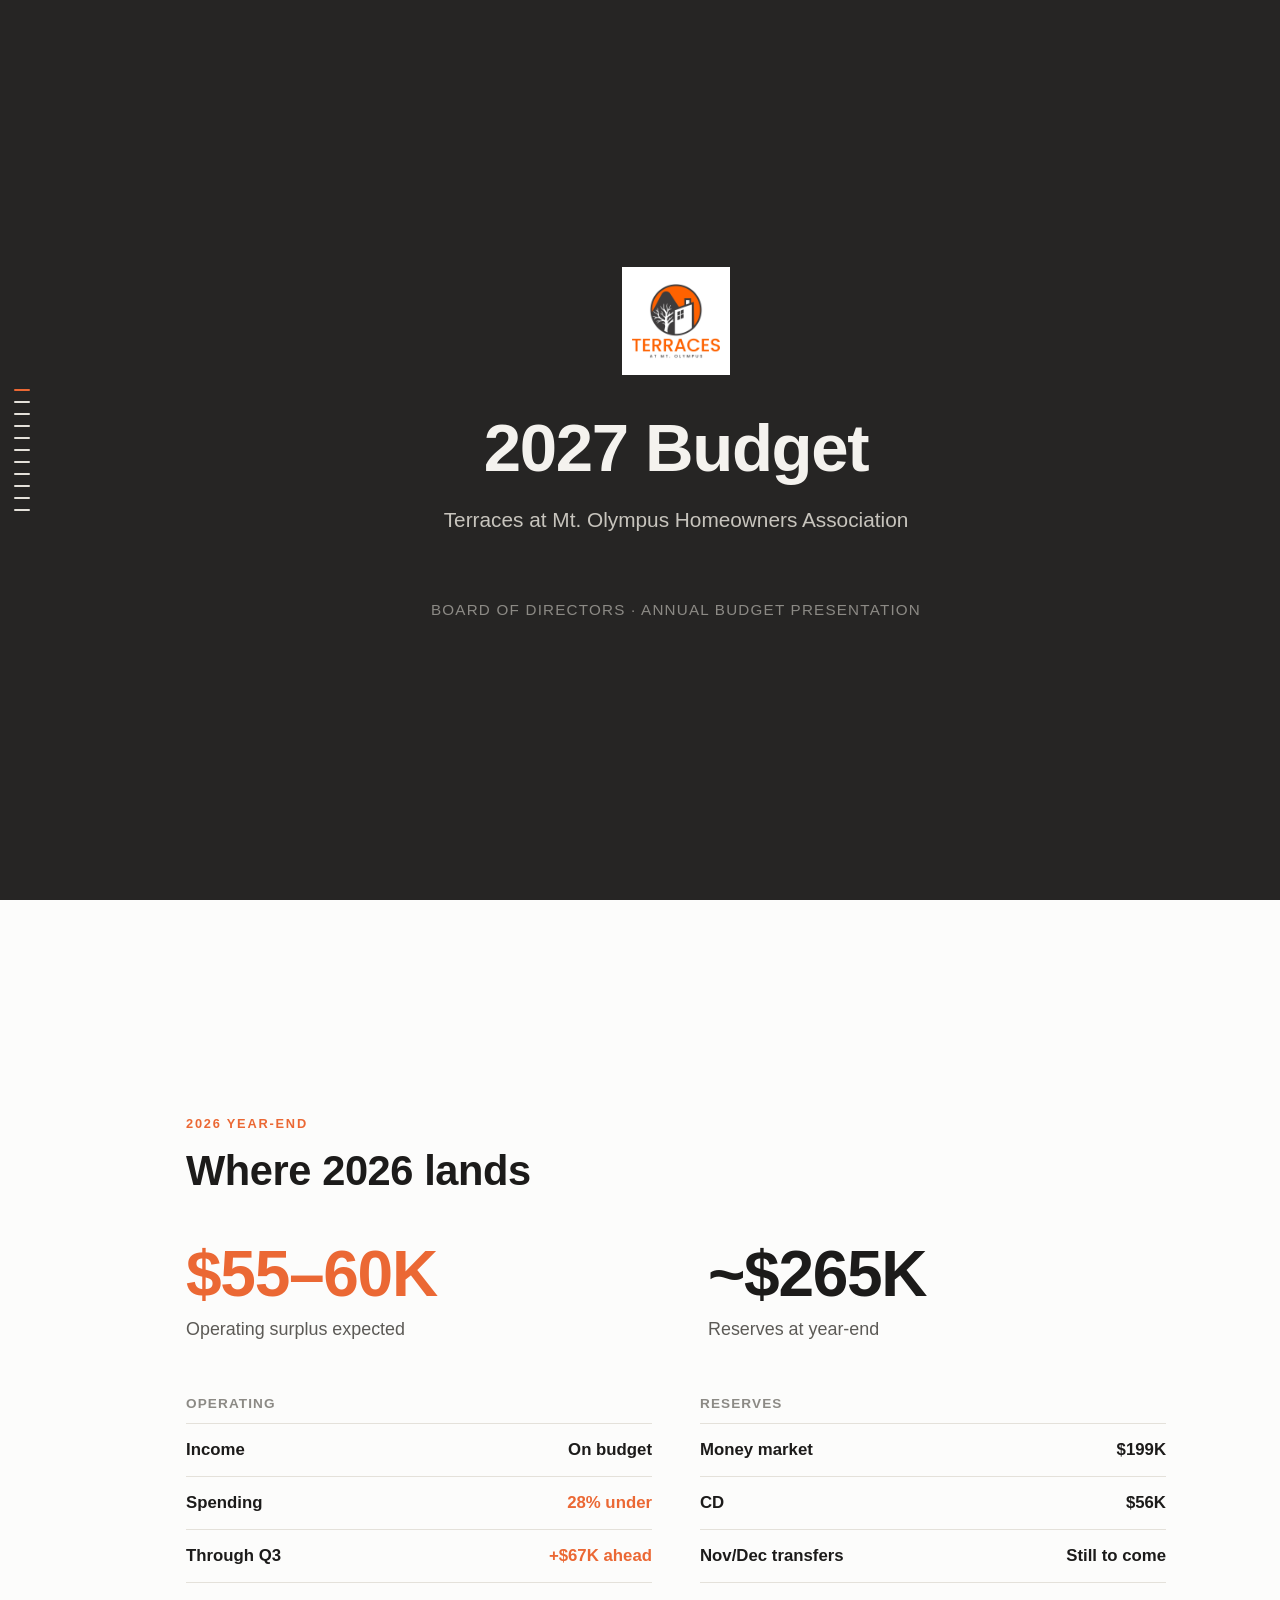
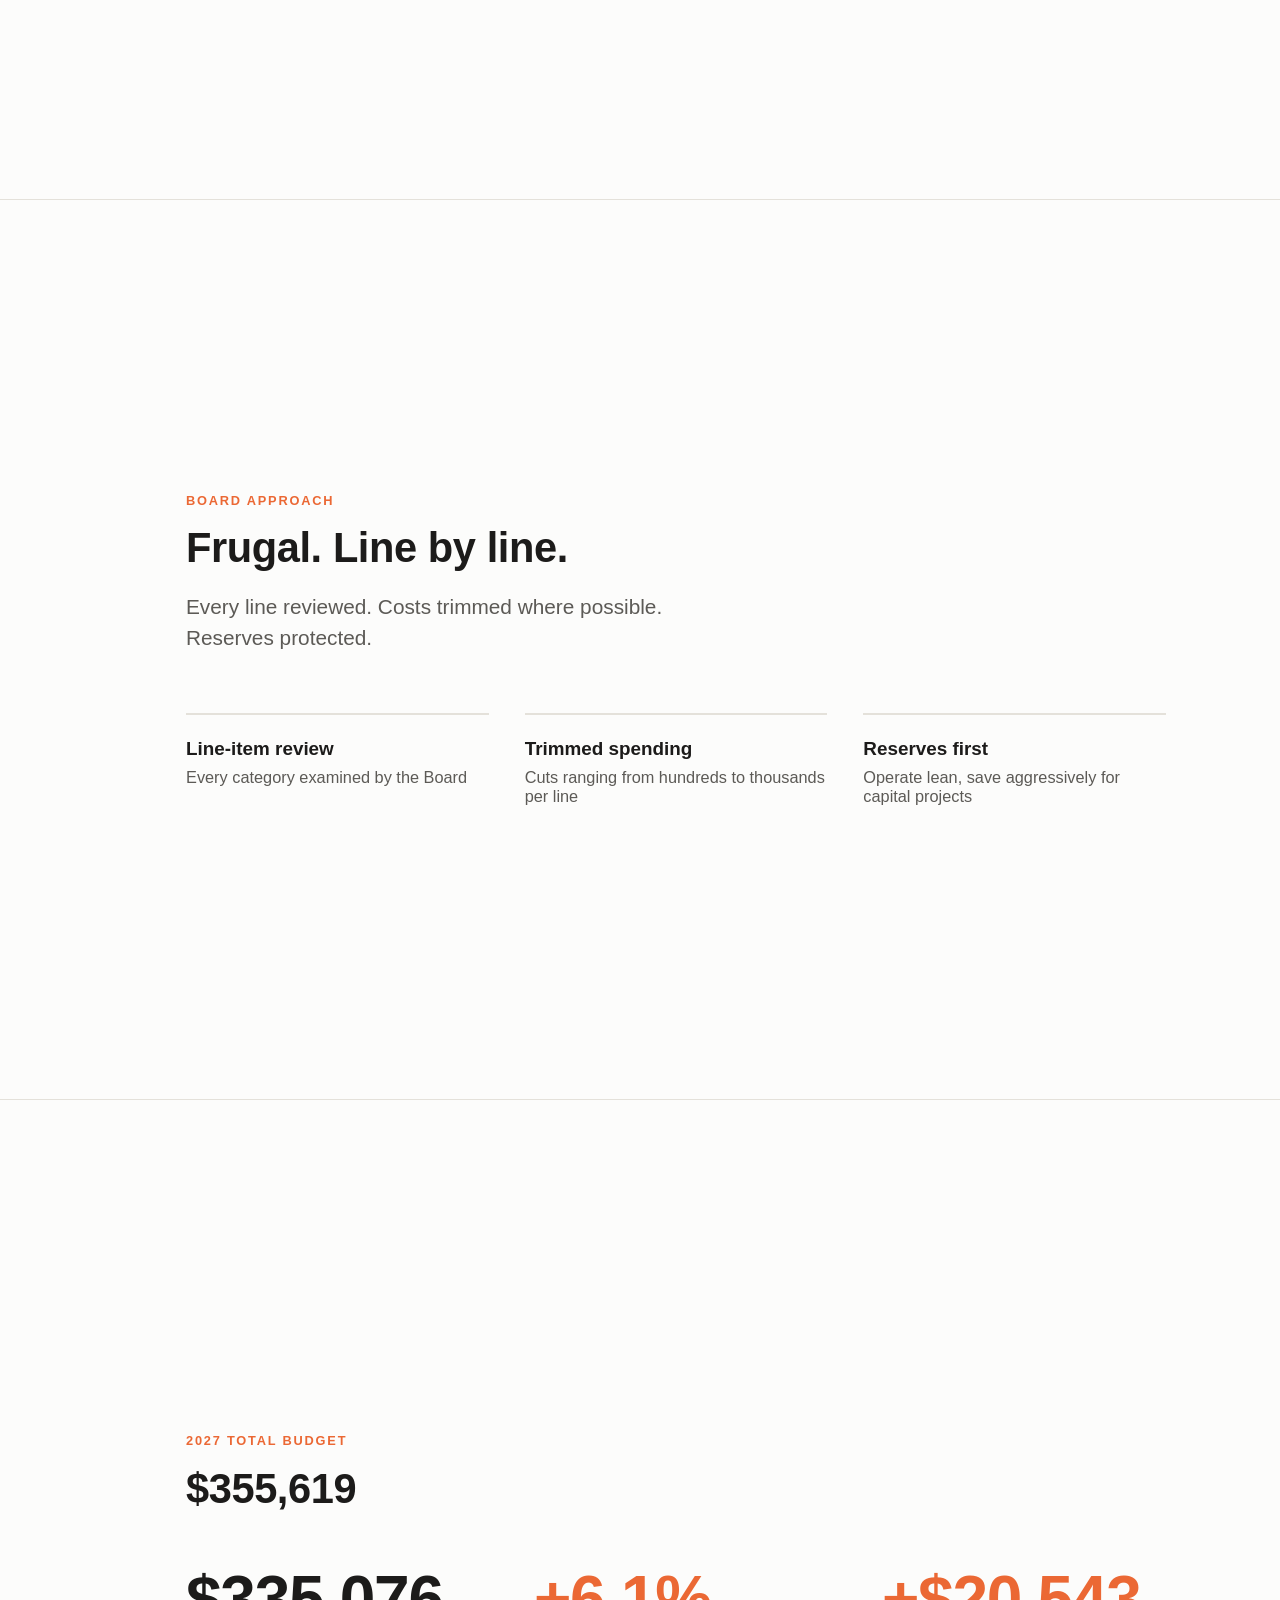
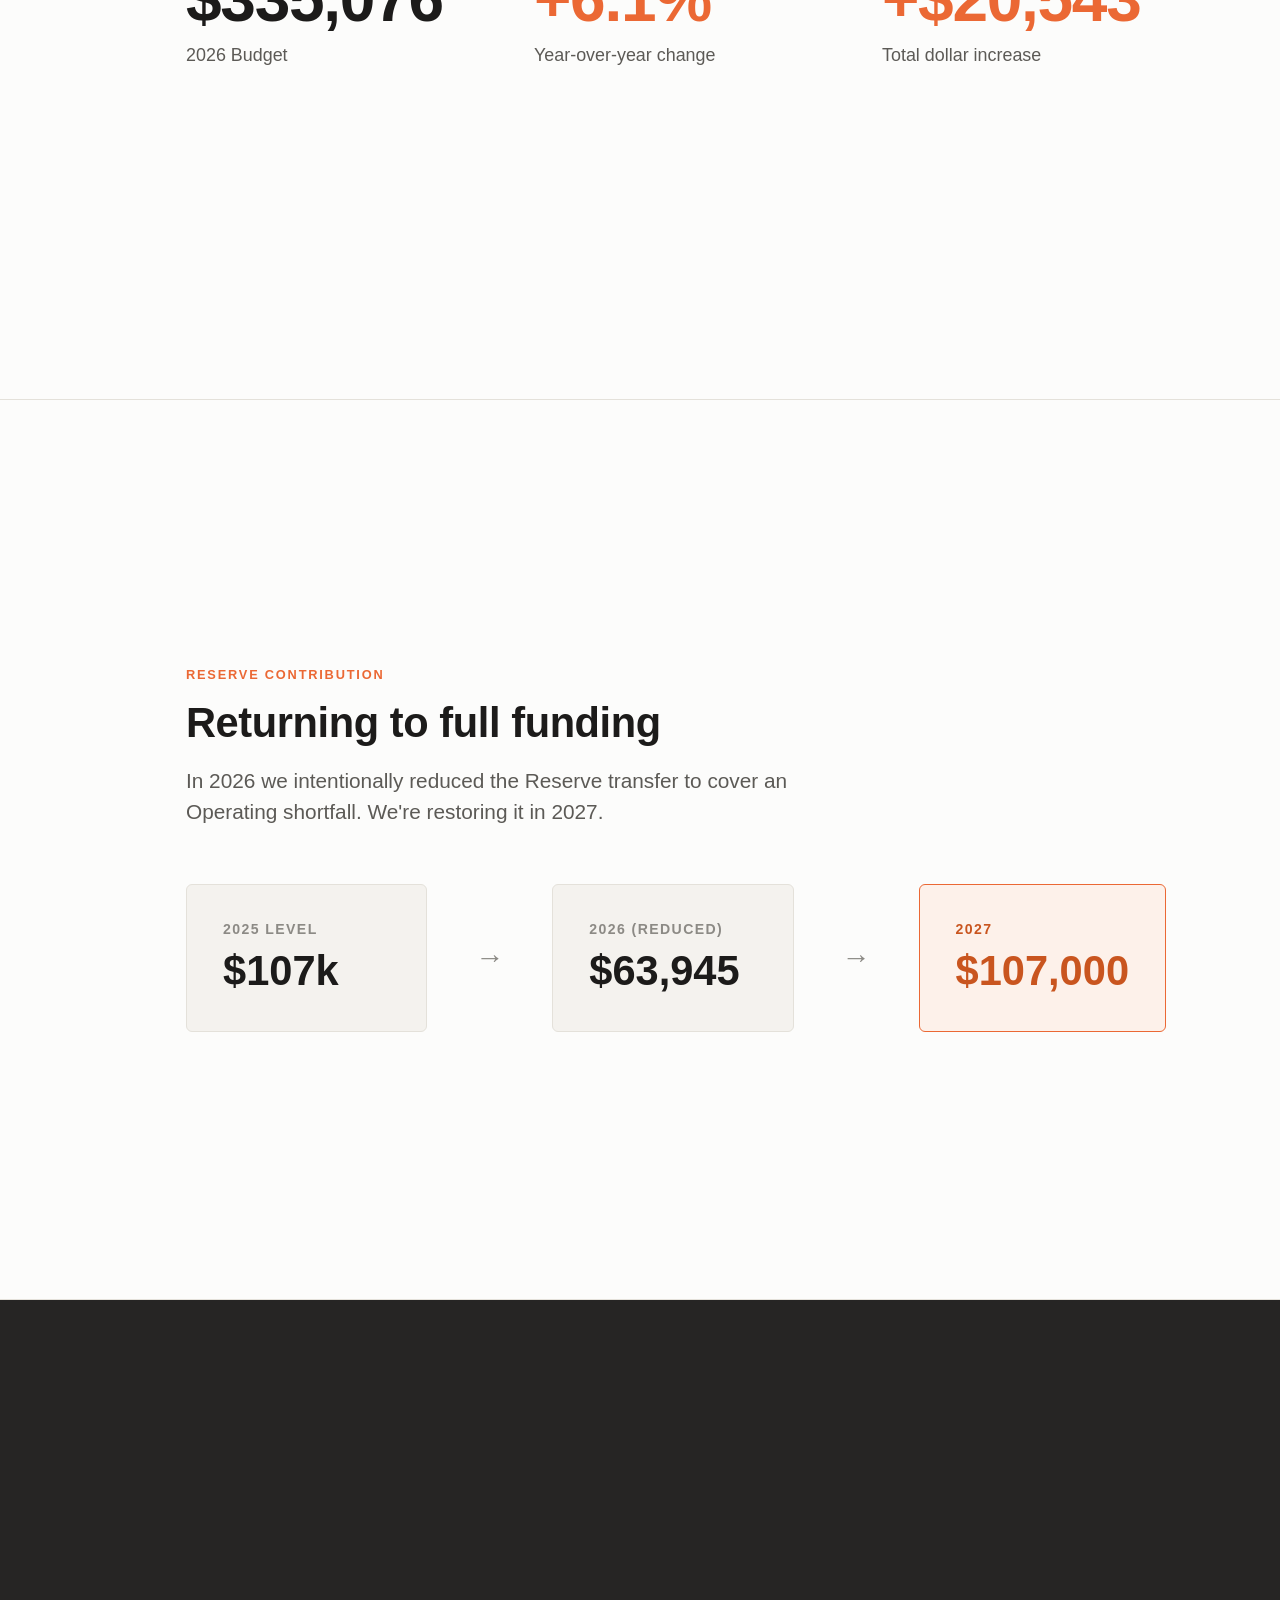
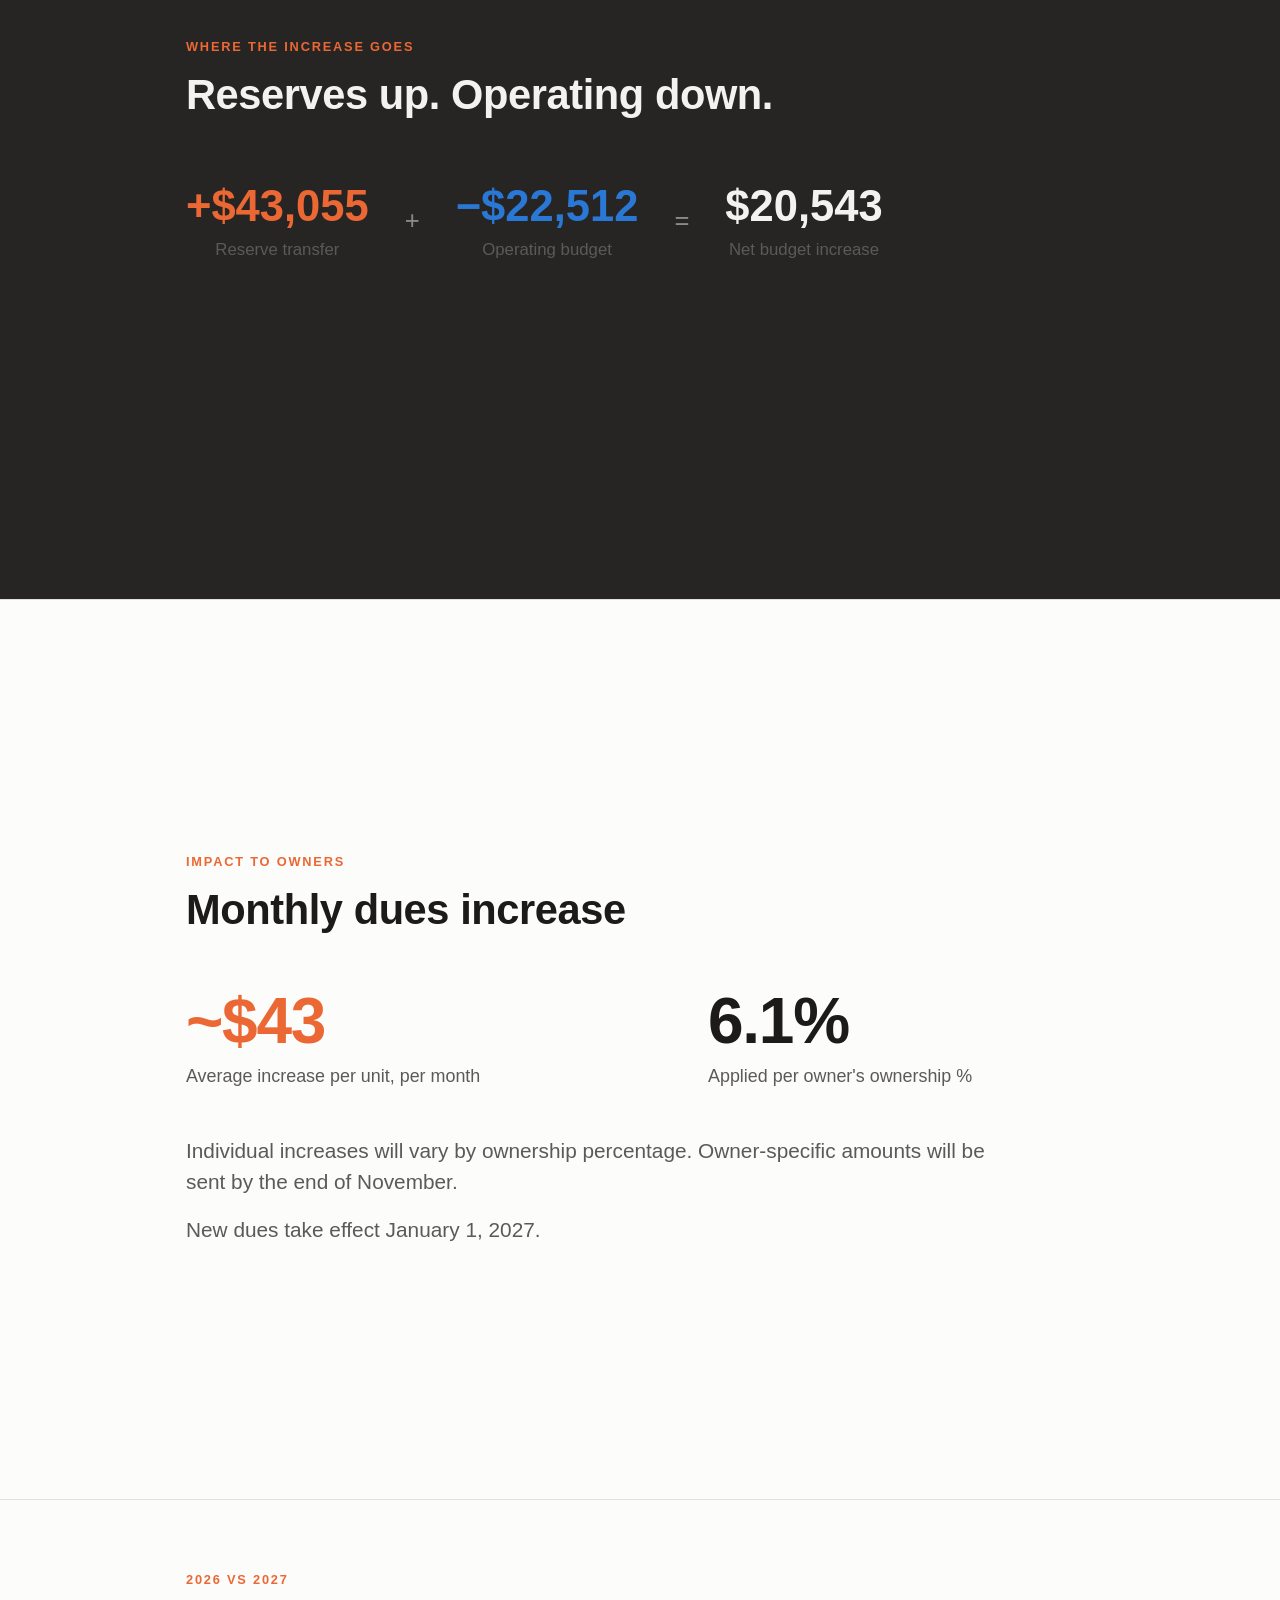
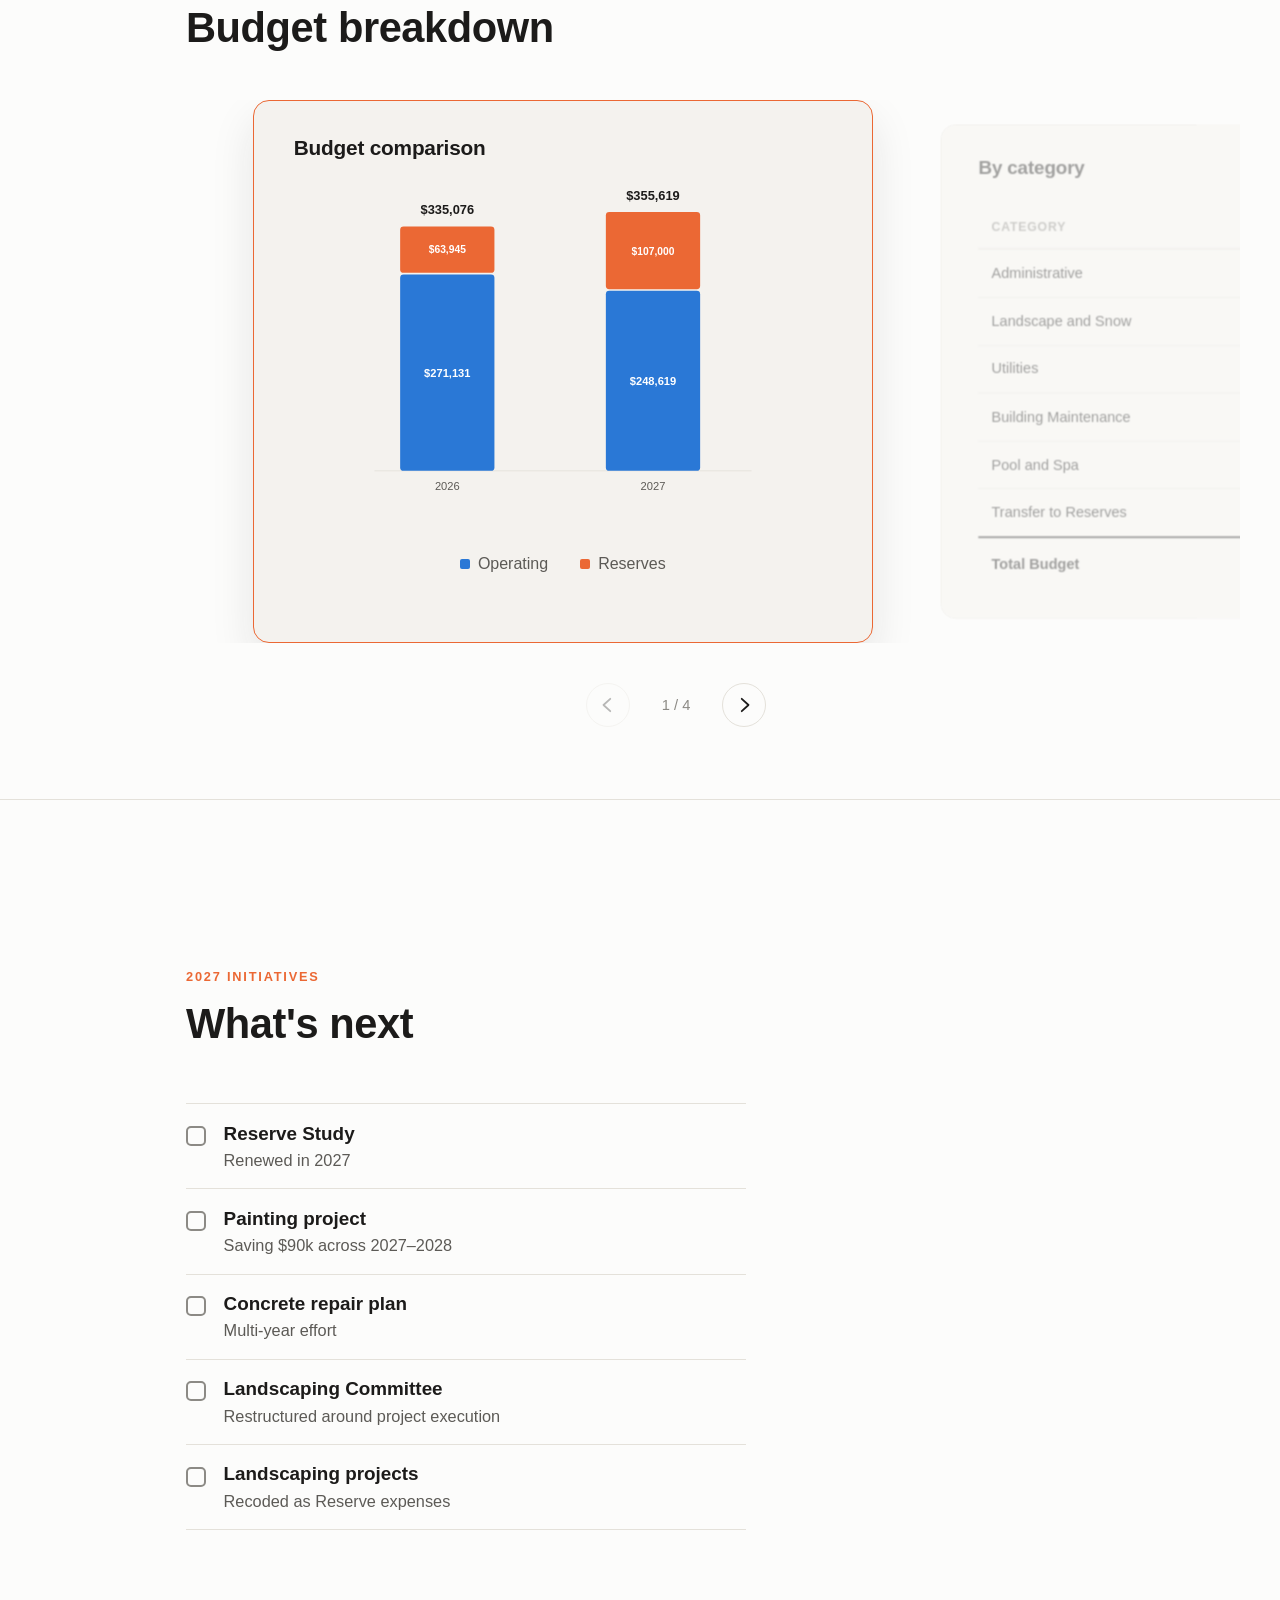
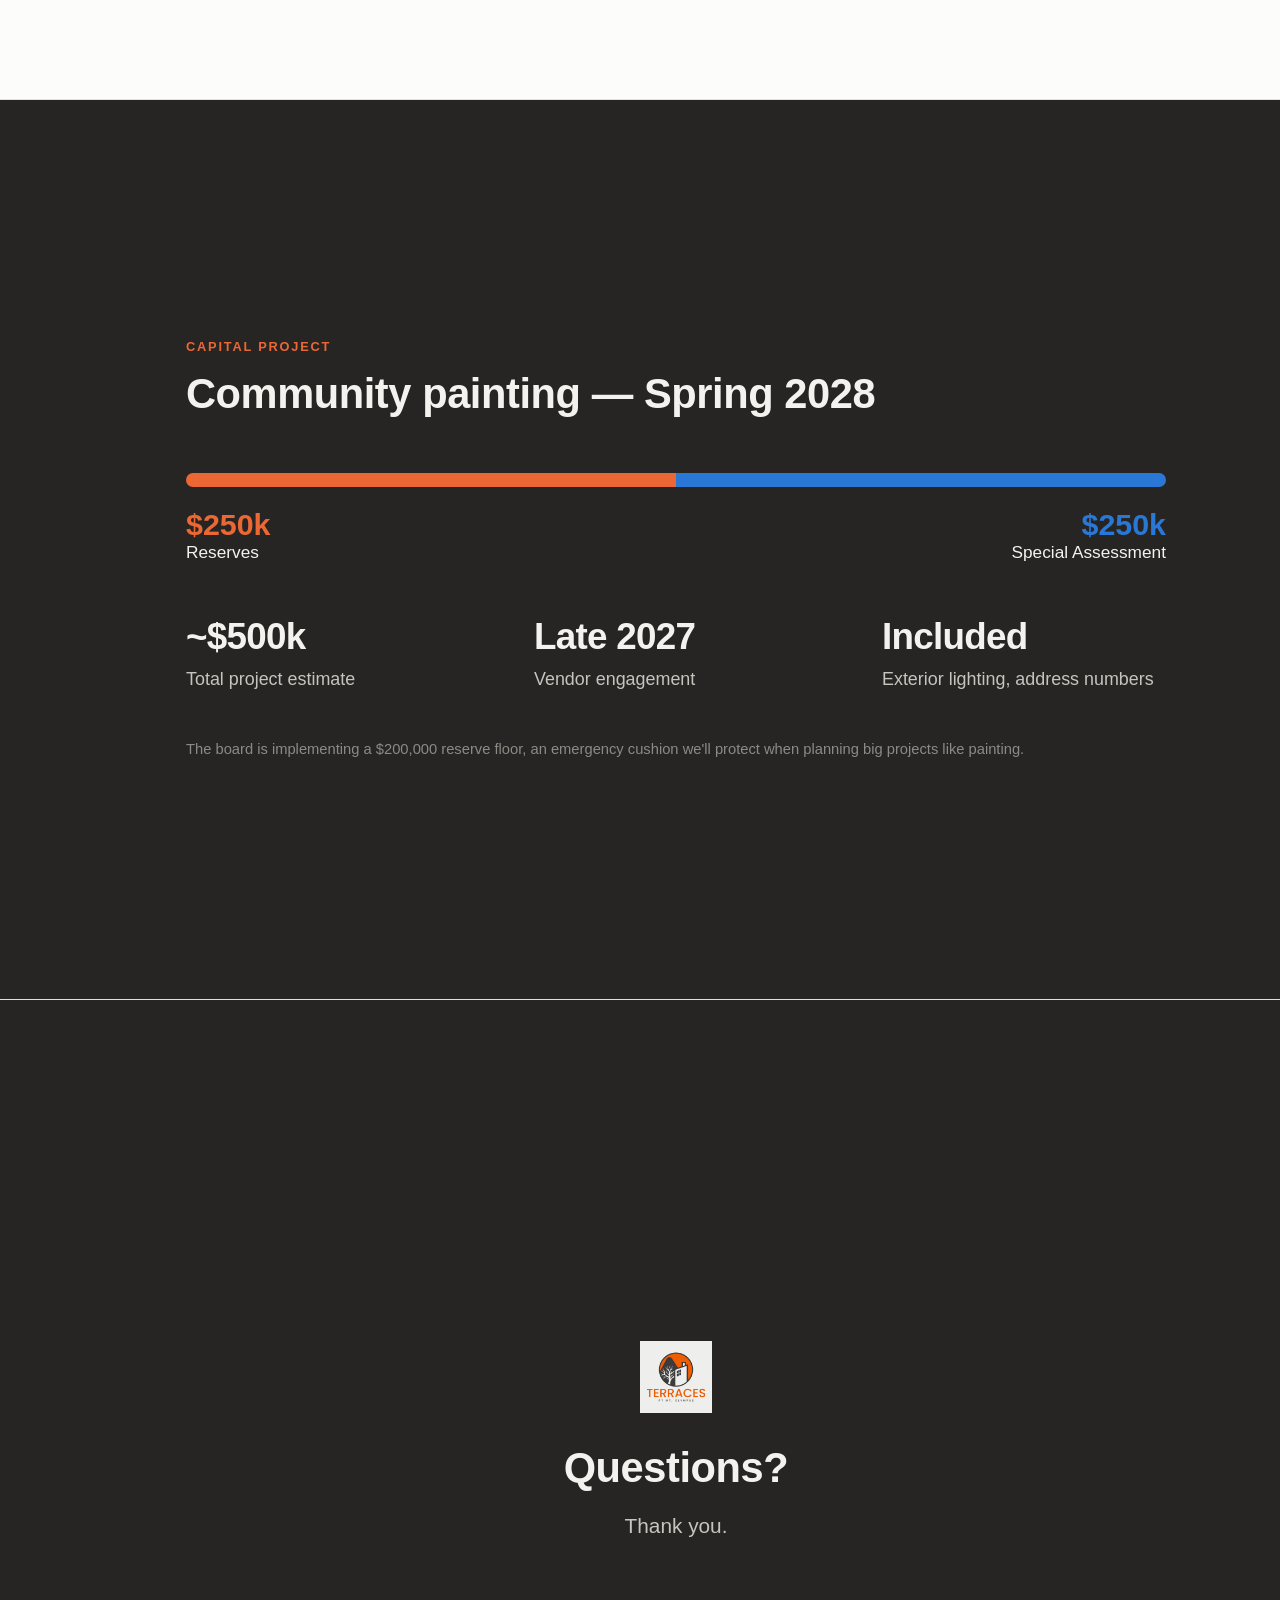
<file: index.html>
<!doctype html>
<html lang="en">
<head>
<meta charset="UTF-8" />
<meta name="viewport" content="width=device-width, initial-scale=1.0" />
<title>Terraces at Mt. Olympus — 2027 Budget</title>
<link rel="icon" href="assets/logo.png" />
<link rel="stylesheet" href="styles.css" />
</head>
<body>

<!-- ===== TOC rail (Notion-style outline) ===== -->
<nav class="toc-rail" id="tocRail" aria-label="Section navigation">
  <div class="toc-track" id="tocTrack"></div>
  <div class="toc-panel" id="tocPanel"></div>
</nav>

<div class="page">

  <!-- 1. Cover -->
  <section class="cover" id="cover" data-toc="Cover">
    <img class="cover-logo" src="assets/logo.png" alt="Terraces at Mt. Olympus logo" />
    <h1>2027 Budget</h1>
    <p class="sub">Terraces at Mt. Olympus Homeowners Association</p>
    <p class="meta">Board of Directors · Annual Budget Presentation</p>
  </section>

  <!-- 2. 2026 wrap-up -->
  <section id="wrap2026" data-toc="2026 Wrap-Up">
    <div class="section-inner">
      <div class="eyebrow">2026 Year-End</div>
      <h2>Where 2026 lands</h2>

      <div class="stat-row" style="margin-top:3rem;">
        <div class="stat">
          <div class="num accent">$55–60K</div>
          <div class="label">Operating surplus expected</div>
        </div>
        <div class="stat">
          <div class="num">~$265K</div>
          <div class="label">Reserves at year-end</div>
        </div>
      </div>

      <div class="wrap-grid">
        <div>
          <div class="wrap-label">Operating</div>
          <ul class="savings-list compact">
            <li><span>Income</span><span class="val">On budget</span></li>
            <li><span>Spending</span><span class="val accent">28% under</span></li>
            <li><span>Through Q3</span><span class="val accent">+$67K ahead</span></li>
          </ul>
        </div>
        <div>
          <div class="wrap-label">Reserves</div>
          <ul class="savings-list compact">
            <li><span>Money market</span><span class="val">$199K</span></li>
            <li><span>CD</span><span class="val">$56K</span></li>
            <li><span>Nov/Dec transfers</span><span class="val">Still to come</span></li>
          </ul>
        </div>
      </div>
    </div>
  </section>

  <!-- 3. Approach -->
  <section id="approach" data-toc="Our Approach">
    <div class="section-inner">
      <div class="eyebrow">Board Approach</div>
      <h2>Frugal. Line by line.</h2>
      <p class="lede">Every line reviewed. Costs trimmed where possible. Reserves protected.</p>
      <ul class="phrase-list">
        <li>Line-item review
          <span class="sub">Every category examined by the Board</span>
        </li>
        <li>Trimmed spending
          <span class="sub">Cuts ranging from hundreds to thousands per line</span>
        </li>
        <li>Reserves first
          <span class="sub">Operate lean, save aggressively for capital projects</span>
        </li>
      </ul>
    </div>
  </section>

  <!-- 4. Headline number -->
  <section id="headline" data-toc="2027 Budget">
    <div class="section-inner">
      <div class="eyebrow">2027 Total Budget</div>
      <h2>$355,619</h2>
      <div class="stat-row">
        <div class="stat">
          <div class="num">$335,076</div>
          <div class="label">2026 Budget</div>
        </div>
        <div class="stat">
          <div class="num accent">+6.1%</div>
          <div class="label">Year-over-year change</div>
        </div>
        <div class="stat">
          <div class="num accent">+$20,543</div>
          <div class="label">Total dollar increase</div>
        </div>
      </div>
    </div>
  </section>

  <!-- 5. Reserve transfer -->
  <section id="reserves" data-toc="Reserve Transfer">
    <div class="section-inner">
      <div class="eyebrow">Reserve Contribution</div>
      <h2>Returning to full funding</h2>
      <p class="lede">In 2026 we intentionally reduced the Reserve transfer to cover an Operating shortfall. We're restoring it in 2027.</p>
      <div class="compare">
        <div class="compare-card">
          <div class="tag">2025 Level</div>
          <div class="num">$107k</div>
        </div>
        <div class="compare-arrow">→</div>
        <div class="compare-card">
          <div class="tag">2026 (reduced)</div>
          <div class="num">$63,945</div>
        </div>
        <div class="compare-arrow">→</div>
        <div class="compare-card" style="border-color: var(--accent); background: #fdf1ea;">
          <div class="tag" style="color: var(--accent-dark);">2027</div>
          <div class="num" style="color: var(--accent-dark);">$107,000</div>
        </div>
      </div>
    </div>
  </section>

  <!-- 6. The math -->
  <section class="dark" id="math" data-toc="Reserve Math">
    <div class="section-inner">
      <div class="eyebrow">Where The Increase Goes</div>
      <h2>Reserves up. Operating down.</h2>
      <div class="equation">
        <div class="term">
          <div class="num pos">+$43,055</div>
          <div class="label">Reserve transfer</div>
        </div>
        <div class="op">+</div>
        <div class="term">
          <div class="num neg">−$22,512</div>
          <div class="label">Operating budget</div>
        </div>
        <div class="op">=</div>
        <div class="term">
          <div class="num">$20,543</div>
          <div class="label">Net budget increase</div>
        </div>
      </div>
    </div>
  </section>

  <!-- 7. Dues impact -->
  <section id="dues" data-toc="Dues Impact">
    <div class="section-inner">
      <div class="eyebrow">Impact To Owners</div>
      <h2>Monthly dues increase</h2>
      <div class="stat-row">
        <div class="stat">
          <div class="num accent">~$43</div>
          <div class="label">Average increase per unit, per month</div>
        </div>
        <div class="stat">
          <div class="num">6.1%</div>
          <div class="label">Applied per owner's ownership %</div>
        </div>
      </div>
      <p class="lede" style="margin-top:3rem; max-width:820px;">Individual increases will vary by ownership percentage. Owner-specific amounts will be sent by the end of November.</p>
      <p class="lede" style="margin-top:1rem; max-width:820px;">New dues take effect January 1, 2027.</p>
    </div>
  </section>

  <!-- 8. Budget breakdown carousel: comparison / by category / savings / one-time transfer -->
  <section id="breakdown" data-toc="Budget Breakdown">
    <div class="section-inner">
      <div class="eyebrow">2026 vs 2027</div>
      <h2>Budget breakdown</h2>
    </div>

    <div class="carousel-viewport" id="carouselViewport">
      <div class="carousel-spacer"></div>

      <!-- Card 1: Budget comparison chart -->
      <div class="carousel-panel">
        <h3>Budget comparison</h3>
        <div class="viz-root" data-palette="#2a78d6,#eb6834">
          <svg viewBox="0 0 560 400" role="img" aria-labelledby="chartTitle chartDesc" style="display:block; width:100%; max-width:480px; height:auto; margin:0 auto;">
            <title id="chartTitle">2026 vs 2027 budget, split between Operating and Reserves</title>
            <desc id="chartDesc">2026 totals $335,076 (Operating $271,131, Reserves $63,945). 2027 totals $355,619 (Operating $248,619, Reserves $107,000).</desc>

            <!-- baseline -->
            <line x1="60" y1="330" x2="500" y2="330" stroke="#e4e1da" stroke-width="1" />

            <!-- 2026 bar -->
            <rect x="90" y="101" width="110" height="229" rx="4" ry="4" fill="var(--series-operating)" />
            <rect x="90" y="45" width="110" height="54" rx="4" ry="4" fill="var(--series-reserves)" />
            <text x="145" y="220" text-anchor="middle" fill="#ffffff" font-size="13" font-weight="600">$271,131</text>
            <text x="145" y="76" text-anchor="middle" fill="#ffffff" font-size="12" font-weight="600">$63,945</text>
            <text x="145" y="30" text-anchor="middle" fill="#1c1b1a" font-size="15" font-weight="700">$335,076</text>
            <text x="145" y="352" text-anchor="middle" fill="#5c5a56" font-size="13">2026</text>

            <!-- 2027 bar -->
            <rect x="330" y="120" width="110" height="210" rx="4" ry="4" fill="var(--series-operating)" />
            <rect x="330" y="28" width="110" height="90" rx="4" ry="4" fill="var(--series-reserves)" />
            <text x="385" y="230" text-anchor="middle" fill="#ffffff" font-size="13" font-weight="600">$248,619</text>
            <text x="385" y="78" text-anchor="middle" fill="#ffffff" font-size="12" font-weight="600">$107,000</text>
            <text x="385" y="14" text-anchor="middle" fill="#1c1b1a" font-size="15" font-weight="700">$355,619</text>
            <text x="385" y="352" text-anchor="middle" fill="#5c5a56" font-size="13">2027</text>
          </svg>
          <div class="chart-legend">
            <span class="key"><span class="swatch" style="background:var(--series-operating)"></span>Operating</span>
            <span class="key"><span class="swatch" style="background:var(--series-reserves)"></span>Reserves</span>
          </div>
        </div>
      </div>

      <!-- Card 2: By category table -->
      <div class="carousel-panel carousel-panel--wide">
        <h3>By category</h3>
        <table>
          <thead>
            <tr>
              <th>Category</th>
              <th>2026</th>
              <th>2027</th>
              <th>Change</th>
            </tr>
          </thead>
          <tbody>
            <tr>
              <td>Administrative</td>
              <td>$91,632</td>
              <td>$89,919</td>
              <td class="change">−$1,713</td>
            </tr>
            <tr>
              <td>Landscape and Snow</td>
              <td>$96,199</td>
              <td>$81,300</td>
              <td class="change">−$14,899</td>
            </tr>
            <tr>
              <td>Utilities</td>
              <td>$42,500</td>
              <td>$46,100</td>
              <td class="change">+$3,600</td>
            </tr>
            <tr>
              <td>Building Maintenance</td>
              <td>$28,175</td>
              <td>$20,900</td>
              <td class="change">−$7,275</td>
            </tr>
            <tr>
              <td>Pool and Spa</td>
              <td>$12,625</td>
              <td>$10,400</td>
              <td class="change">−$2,225</td>
            </tr>
            <tr>
              <td>Transfer to Reserves</td>
              <td>$63,945</td>
              <td>$107,000</td>
              <td class="pos">+$43,055</td>
            </tr>
            <tr class="total">
              <td>Total Budget</td>
              <td>$335,076</td>
              <td>$355,619</td>
              <td class="pos">+$20,543</td>
            </tr>
          </tbody>
        </table>
      </div>

      <!-- Card 3: Where we're saving -->
      <div class="carousel-panel">
        <h3>Savings across the board</h3>
        <ul class="savings-list">
          <li><span>Administrative</span><span class="status good"><svg viewBox="0 0 16 16" fill="none" xmlns="http://www.w3.org/2000/svg"><path d="M8 2.5v9M8 11.5l-3.5-3.5M8 11.5l3.5-3.5" stroke="currentColor" stroke-width="1.6" stroke-linecap="round" stroke-linejoin="round"/></svg>Reduced</span></li>
          <li><span>Landscaping</span><span class="status good"><svg viewBox="0 0 16 16" fill="none" xmlns="http://www.w3.org/2000/svg"><path d="M8 2.5v9M8 11.5l-3.5-3.5M8 11.5l3.5-3.5" stroke="currentColor" stroke-width="1.6" stroke-linecap="round" stroke-linejoin="round"/></svg>Reduced</span></li>
          <li><span>Building Maintenance</span><span class="status good"><svg viewBox="0 0 16 16" fill="none" xmlns="http://www.w3.org/2000/svg"><path d="M8 2.5v9M8 11.5l-3.5-3.5M8 11.5l3.5-3.5" stroke="currentColor" stroke-width="1.6" stroke-linecap="round" stroke-linejoin="round"/></svg>Reduced</span></li>
          <li><span>Pool</span><span class="status good"><svg viewBox="0 0 16 16" fill="none" xmlns="http://www.w3.org/2000/svg"><path d="M8 2.5v9M8 11.5l-3.5-3.5M8 11.5l3.5-3.5" stroke="currentColor" stroke-width="1.6" stroke-linecap="round" stroke-linejoin="round"/></svg>Reduced</span></li>
          <li><span>Utilities</span><span class="status flat"><svg viewBox="0 0 16 16" fill="none" xmlns="http://www.w3.org/2000/svg"><path d="M8 2.5v9M8 11.5l-3.5-3.5M8 11.5l3.5-3.5" stroke="currentColor" stroke-width="1.6" stroke-linecap="round" stroke-linejoin="round"/></svg>Slight increase</span></li>
        </ul>
      </div>

      <!-- Card 4: One-time operating-to-reserve transfer -->
      <div class="carousel-panel">
        <h3>One-time transfer</h3>
        <div class="stat" style="margin-top:1.75rem;">
          <div class="num accent">~$30,000</div>
          <div class="label">Surplus operating cash moved into Reserves, keeping ~3 months of expenses on hand.</div>
        </div>
      </div>

      <div class="carousel-spacer"></div>
    </div>

    <div class="carousel-controls">
      <button class="carousel-arrow" id="carouselPrev" aria-label="Previous view" type="button">
        <svg viewBox="0 0 16 16" fill="none" xmlns="http://www.w3.org/2000/svg"><path d="M10 2.5L4 8l6 5.5" stroke="currentColor" stroke-width="1.6" stroke-linecap="round" stroke-linejoin="round"/></svg>
      </button>
      <span class="carousel-count" id="carouselCount">1 / 3</span>
      <button class="carousel-arrow" id="carouselNext" aria-label="Next view" type="button">
        <svg viewBox="0 0 16 16" fill="none" xmlns="http://www.w3.org/2000/svg"><path d="M6 2.5l6 5.5-6 5.5" stroke="currentColor" stroke-width="1.6" stroke-linecap="round" stroke-linejoin="round"/></svg>
      </button>
    </div>
  </section>

  <!-- 9. Looking ahead -->
  <section id="ahead" data-toc="Looking Ahead">
    <div class="section-inner">
      <div class="eyebrow">2027 Initiatives</div>
      <h2>What's next</h2>
      <ul class="todo-list">
        <li><span class="box"></span><span class="text">Reserve Study<span class="sub">Renewed in 2027</span></span></li>
        <li><span class="box"></span><span class="text">Painting project<span class="sub">Saving $90k across 2027–2028</span></span></li>
        <li><span class="box"></span><span class="text">Concrete repair plan<span class="sub">Multi-year effort</span></span></li>
        <li><span class="box"></span><span class="text">Landscaping Committee<span class="sub">Restructured around project execution</span></span></li>
        <li><span class="box"></span><span class="text">Landscaping projects<span class="sub">Recoded as Reserve expenses</span></span></li>
      </ul>
    </div>
  </section>

  <!-- 10. Painting project -->
  <section class="dark" id="painting" data-toc="Painting Project">
    <div class="section-inner">
      <div class="eyebrow">Capital Project</div>
      <h2>Community painting — Spring 2028</h2>

      <div class="split-bar">
        <div class="bar">
          <div class="seg-a" style="width:50%"></div>
          <div class="seg-b" style="width:50%"></div>
        </div>
        <div class="bar-labels">
          <div>
            <span class="num" style="color:var(--series-reserves)">$250k</span>
            Reserves
          </div>
          <div style="text-align:right;">
            <span class="num" style="color:var(--series-operating)">$250k</span>
            Special Assessment
          </div>
        </div>
      </div>

      <div class="stat-row" style="margin-top:3.5rem;">
        <div class="stat">
          <div class="num num-sm">~$500k</div>
          <div class="label">Total project estimate</div>
        </div>
        <div class="stat">
          <div class="num num-sm">Late 2027</div>
          <div class="label">Vendor engagement</div>
        </div>
        <div class="stat">
          <div class="num num-sm">Included</div>
          <div class="label" style="white-space:nowrap;">Exterior lighting, address numbers</div>
        </div>
      </div>

      <p class="footnote">The board is implementing a $200,000 reserve floor, an emergency cushion we'll protect when planning big projects like painting.</p>
    </div>
  </section>

  <!-- 11. Closing -->
  <section class="closing" id="closing" data-toc="Questions">
    <img class="cover-logo" src="assets/logo.png" alt="Terraces at Mt. Olympus logo" />
    <h2>Questions?</h2>
    <p class="sub">Thank you.</p>
  </section>

</div>

<script src="script.js"></script>
</body>
</html>
</file>
<file: styles.css>
/* ===== Tokens ===== */
:root {
  --surface: #fcfcfb;
  --surface-alt: #f4f2ee;
  --surface-dark: #262524;
  --text-primary: #1c1b1a;
  --text-secondary: #5c5a56;
  --text-muted: #8c8a85;
  --text-on-dark: #f4f2ee;
  --border: #e4e1da;
  --accent: #eb6834;       /* brand orange — logo */
  --accent-dark: #c9551f;
  --series-operating: #2a78d6; /* dataviz categorical slot 1 */
  --series-reserves:  #eb6834; /* dataviz categorical slot 2 */
  --status-good: #006300;      /* dataviz success text, light surface */
  --radius: 6px;
  --max-width: 980px;
  --section-pad-y: 4.5rem;
}

* { box-sizing: border-box; }

html {
  scroll-behavior: smooth;
  scroll-snap-type: y mandatory;
}

body {
  margin: 0;
  font-family: "Inter", -apple-system, BlinkMacSystemFont, "Segoe UI", Helvetica, Arial, sans-serif;
  color: var(--text-primary);
  background: var(--surface);
  -webkit-font-smoothing: antialiased;
}

img { max-width: 100%; display: block; }

h1, h2, h3 { text-wrap: balance; }
p, .lede, .sub, .label, .phrase-list li .sub, .toc-panel a {
  text-wrap: pretty;
}

/* ===== Layout shell ===== */
/* No left padding on .page — sections keep their own full-width background
   (so it shows through behind the transparent toc rail); the 72px rail
   clearance instead lives on each section's own left padding below. */

section {
  height: 100vh;
  display: flex;
  flex-direction: column;
  justify-content: center;
  padding: var(--section-pad-y) 2.5rem var(--section-pad-y) calc(2.5rem + 72px);
  border-bottom: 1px solid var(--border);
  scroll-snap-align: start;
  overflow-y: auto;
}

section.dark {
  background: var(--surface-dark);
  color: var(--text-on-dark);
}

.section-inner {
  max-width: var(--max-width);
  margin: 0 auto;
  width: 100%;
}

.eyebrow {
  font-size: 0.8rem;
  letter-spacing: 0.14em;
  text-transform: uppercase;
  color: var(--accent);
  font-weight: 600;
  margin-bottom: 1.1rem;
}

section.dark .eyebrow { color: var(--accent); }

h1, h2, h3 {
  font-weight: 650;
  line-height: 1.1;
  margin: 0 0 0.6rem 0;
  letter-spacing: -0.01em;
}

h2 {
  font-size: clamp(1.8rem, 3.4vw, 2.6rem);
}

p.lede {
  font-size: 1.3rem;
  line-height: 1.5;
  color: var(--text-secondary);
  max-width: 640px;
  margin: 1.25rem 0 0 0;
}

section.dark p.lede { color: #c7c4bd; }

p.footnote {
  font-size: 0.92rem;
  line-height: 1.5;
  color: var(--text-muted);
  max-width: none;
  margin: 3rem 0 0 0;
}

section.dark p.footnote { color: #8c8a85; }

p.lede.one-line {
  max-width: none;
  white-space: nowrap;
}

/* ===== Cover ===== */
.cover {
  align-items: center;
  text-align: center;
  background: var(--surface-dark);
  color: var(--text-on-dark);
  border-bottom: none;
}

.cover-logo {
  width: 108px;
  height: 108px;
  margin: 0 auto 2.25rem;
}

.cover h1 {
  font-size: clamp(2.4rem, 6vw, 4.2rem);
  letter-spacing: -0.02em;
}

.cover .sub, .closing .sub {
  margin-top: 0.9rem;
  font-size: 1.3rem;
  color: #c7c4bd;
  font-weight: 400;
}

.cover .meta {
  margin-top: 3rem;
  font-size: 0.95rem;
  letter-spacing: 0.08em;
  text-transform: uppercase;
  color: #8c8a85;
}

/* ===== Big stat blocks ===== */
.stat-row {
  display: flex;
  flex-wrap: wrap;
  gap: 4rem;
  margin-top: 3.5rem;
}

.stat {
  flex: 1 1 200px;
}

.stat .num {
  font-size: clamp(2.6rem, 5vw, 4rem);
  font-weight: 700;
  letter-spacing: -0.02em;
  line-height: 1;
}

.stat .num.accent { color: var(--accent); }
.stat .num.num-sm { font-size: clamp(1.7rem, 3vw, 2.3rem); white-space: nowrap; }
.stat .label {
  margin-top: 0.85rem;
  font-size: 1.12rem;
  color: var(--text-secondary);
}

section.dark .stat .label { color: #c7c4bd; }

.delta {
  display: inline-flex;
  align-items: center;
  gap: 0.35rem;
  font-size: 1.2rem;
  font-weight: 600;
  color: var(--accent);
  margin-top: 0.75rem;
}

/* ===== Two-up comparison (before/after) ===== */
.compare {
  display: flex;
  align-items: center;
  gap: 3rem;
  margin-top: 3.5rem;
  flex-wrap: wrap;
}

.compare-card {
  flex: 1 1 220px;
  padding: 2.25rem;
  border: 1px solid var(--border);
  border-radius: var(--radius);
  background: var(--surface-alt);
}

.compare-card .tag {
  font-size: 0.88rem;
  text-transform: uppercase;
  letter-spacing: 0.1em;
  color: var(--text-muted);
  font-weight: 600;
}

.compare-card .num {
  font-size: 2.6rem;
  font-weight: 700;
  margin-top: 0.65rem;
}

.compare-arrow {
  font-size: 1.8rem;
  color: var(--text-muted);
}

/* ===== Equation row ===== */
.equation {
  display: flex;
  align-items: center;
  gap: 2.25rem;
  margin-top: 4rem;
  flex-wrap: wrap;
}

.equation .term {
  text-align: center;
}

.equation .term .num {
  font-size: clamp(2rem, 3.4vw, 2.8rem);
  font-weight: 700;
}

.equation .term .num.pos { color: var(--series-reserves); }
.equation .term .num.neg { color: var(--series-operating); }

.equation .term .label {
  margin-top: 0.55rem;
  font-size: 1.05rem;
  color: var(--text-secondary);
}

.equation .op {
  font-size: 1.6rem;
  color: var(--text-muted);
  font-weight: 300;
}

/* ===== Tables ===== */
table {
  width: 100%;
  border-collapse: collapse;
  margin-top: 3rem;
  font-size: 1.08rem;
}

caption {
  text-align: left;
  font-size: 0.9rem;
  color: var(--text-muted);
  margin-bottom: 0.9rem;
}

th, td {
  text-align: right;
  padding: 1.05rem 0.9rem;
  border-bottom: 1px solid var(--border);
}

th:first-child, td:first-child {
  text-align: left;
}

thead th {
  font-size: 0.85rem;
  text-transform: uppercase;
  letter-spacing: 0.06em;
  color: var(--text-muted);
  font-weight: 600;
  border-bottom: 2px solid var(--border);
}

tbody tr:last-child td,
tbody tr.total td {
  border-bottom: none;
}

tr.total td {
  border-top: 2px solid var(--text-primary);
  font-weight: 700;
  padding-top: 1.25rem;
}

td.pos { color: var(--series-reserves); font-weight: 600; }
td.neg { color: var(--series-operating); font-weight: 600; }
td.change { color: var(--text-primary); font-weight: 600; }

/* ===== Chart ===== */
.viz-root {
  margin-top: 3rem;
}

.chart-legend {
  display: flex;
  gap: 2rem;
  margin-top: 1.5rem;
  font-size: 1rem;
  color: var(--text-secondary);
}

.chart-legend .key {
  display: inline-flex;
  align-items: center;
  gap: 0.5rem;
}

.chart-legend .swatch {
  width: 10px;
  height: 10px;
  border-radius: 2px;
  display: inline-block;
}

/* ===== Lists (no sentences — short phrases) ===== */
.phrase-list {
  list-style: none;
  padding: 0;
  margin: 3.75rem 0 0 0;
  display: grid;
  grid-template-columns: repeat(auto-fit, minmax(260px, 1fr));
  gap: 2.25rem;
}

.phrase-list li {
  padding: 1.4rem 0 0 0;
  border-top: 2px solid var(--border);
  font-size: 1.18rem;
  font-weight: 600;
}

.phrase-list li .sub {
  display: block;
  margin-top: 0.55rem;
  font-size: 1.02rem;
  font-weight: 400;
  color: var(--text-secondary);
}

section.dark .phrase-list li { border-top-color: #3d3b38; }
section.dark .phrase-list li .sub { color: #c7c4bd; }

/* ===== Carousel (Budget Breakdown) ===== */
.carousel-viewport {
  display: flex;
  align-items: stretch;
  gap: 1.75rem;
  width: 100%;
  margin-top: 2.5rem;
  overflow-x: auto;
  overflow-y: hidden;
  -ms-overflow-style: none;
  scrollbar-width: none;
}

.carousel-viewport::-webkit-scrollbar {
  display: none;
}

.carousel-spacer {
  flex: 0 0 auto;
  width: 10%;
}

.carousel-panel {
  flex: 0 0 auto;
  width: 620px;
  max-width: 82vw;
  background: var(--surface-alt);
  border: 1px solid var(--border);
  border-radius: 16px;
  padding: 2.25rem 2.5rem;
  opacity: 0.4;
  transform: scale(0.91);
  transition: opacity 0.35s ease, transform 0.35s ease, border-color 0.35s ease, box-shadow 0.35s ease;
  overflow-x: auto;
}

.carousel-panel h3 {
  font-size: 1.3rem;
  margin-bottom: 0.5rem;
}

.carousel-panel.active {
  opacity: 1;
  transform: scale(1);
  border-color: var(--accent);
  box-shadow: 0 20px 44px rgba(28, 27, 26, 0.1);
}

.carousel-panel--wide {
  width: 880px;
  max-width: 92vw;
}

.carousel-panel--wide table {
  font-size: 1rem;
}

.carousel-panel .viz-root,
.carousel-panel table,
.carousel-panel .savings-list {
  margin-top: 1.75rem;
}

.carousel-panel .viz-root {
  text-align: center;
}

.carousel-panel .chart-legend {
  justify-content: center;
}

.carousel-controls {
  display: flex;
  align-items: center;
  justify-content: center;
  gap: 1.5rem;
  margin-top: 2.5rem;
}

@media (max-width: 720px) {
  .carousel-panel { width: 86vw; max-width: 86vw; padding: 1.75rem; }
  .carousel-spacer { width: 7vw; }
}

.carousel-arrow {
  width: 44px;
  height: 44px;
  border-radius: 50%;
  border: 1px solid var(--border);
  background: var(--surface);
  color: var(--text-primary);
  display: flex;
  align-items: center;
  justify-content: center;
  cursor: pointer;
  padding: 0;
  transition: background 0.15s ease, opacity 0.15s ease;
}

.carousel-arrow svg { width: 18px; height: 18px; }

.carousel-arrow:hover:not(:disabled) {
  background: var(--surface-alt);
}

.carousel-arrow:disabled {
  opacity: 0.3;
  cursor: default;
}

.carousel-count {
  font-size: 0.92rem;
  color: var(--text-muted);
  font-variant-numeric: tabular-nums;
  min-width: 3em;
  text-align: center;
}

/* ===== To-do list (Looking Ahead) ===== */
.todo-list {
  list-style: none;
  padding: 0;
  margin: 3.5rem 0 0 0;
  max-width: 560px;
}

.todo-list li {
  display: flex;
  align-items: flex-start;
  gap: 1.1rem;
  padding: 1.15rem 0;
  border-bottom: 1px solid var(--border);
}

.todo-list li:first-child {
  border-top: 1px solid var(--border);
}

.todo-list .box {
  width: 20px;
  height: 20px;
  flex-shrink: 0;
  margin-top: 0.2rem;
  border: 2px solid var(--text-muted);
  border-radius: 5px;
}

.todo-list .text {
  font-size: 1.18rem;
  font-weight: 600;
}

.todo-list .text .sub {
  display: block;
  margin-top: 0.4rem;
  font-size: 1.02rem;
  font-weight: 400;
  color: var(--text-secondary);
}

/* ===== Savings list (slide 8) ===== */
.savings-list {
  list-style: none;
  padding: 0;
  margin: 3.75rem 0 0 0;
  border-top: 1px solid var(--border);
}

.savings-list li {
  display: flex;
  align-items: center;
  justify-content: space-between;
  gap: 1.5rem;
  padding: 1.4rem 0;
  border-bottom: 1px solid var(--border);
  font-size: 1.2rem;
  font-weight: 600;
}

.savings-list .status {
  display: inline-flex;
  align-items: center;
  gap: 0.55rem;
  font-size: 1.05rem;
  font-weight: 600;
  white-space: nowrap;
}

.savings-list .status svg {
  width: 18px;
  height: 18px;
  flex-shrink: 0;
}

.savings-list .status.good { color: var(--status-good); }
.savings-list .status.flat { color: var(--text-secondary); }
.savings-list .status.flat svg { transform: rotate(180deg); }

.savings-list .val {
  font-weight: 600;
  color: var(--text-primary);
  white-space: nowrap;
}

.savings-list .val.accent {
  color: var(--accent);
}

.savings-list.compact {
  margin-top: 0;
}

.savings-list.compact li {
  padding: 1rem 0;
  font-size: 1.05rem;
}

/* ===== 2026 wrap-up two-column facts ===== */
.wrap-grid {
  display: grid;
  grid-template-columns: repeat(auto-fit, minmax(280px, 1fr));
  gap: 3rem;
  margin-top: 3.5rem;
}

.wrap-label {
  font-size: 0.85rem;
  font-weight: 700;
  text-transform: uppercase;
  letter-spacing: 0.08em;
  color: var(--text-muted);
  margin-bottom: 0.75rem;
}

.wrap-note {
  margin-top: 1.1rem;
  font-size: 0.95rem;
  color: var(--text-secondary);
}

/* ===== Image stub ===== */
.photo-stub {
  width: 100%;
  aspect-ratio: 16/7;
  background: linear-gradient(135deg, var(--surface-alt), var(--border));
  border-radius: var(--radius);
  display: flex;
  align-items: center;
  justify-content: center;
  color: var(--text-muted);
  font-size: 0.9rem;
  letter-spacing: 0.08em;
  text-transform: uppercase;
  margin-top: 3rem;
}

/* ===== Split funding bar ===== */
.split-bar {
  margin-top: 3.5rem;
}

.split-bar .bar {
  display: flex;
  height: 14px;
  border-radius: 7px;
  overflow: hidden;
}

.split-bar .bar .seg-a { background: var(--series-reserves); }
.split-bar .bar .seg-b { background: var(--series-operating); }

.split-bar .bar-labels {
  display: flex;
  justify-content: space-between;
  margin-top: 1.25rem;
  font-size: 1.08rem;
}

.split-bar .bar-labels .num {
  font-weight: 700;
  font-size: 1.9rem;
  display: block;
}

/* ===== Closing ===== */
.closing {
  align-items: center;
  text-align: center;
  background: var(--surface-dark);
  color: var(--text-on-dark);
  border-bottom: none;
}

.closing .cover-logo { width: 72px; height: 72px; margin-bottom: 2rem; opacity: 0.92; }

/* ===== TOC rail (Notion-style) ===== */
.toc-rail {
  position: fixed;
  top: 0;
  left: 0;
  height: 100vh;
  width: 40px;
  z-index: 50;
  display: flex;
  align-items: center;
  padding-left: 14px;
}

.toc-rail .toc-track {
  display: flex;
  flex-direction: column;
  gap: 10px;
}

.toc-dash {
  width: 16px;
  height: 2px;
  border-radius: 1px;
  background: var(--border);
  cursor: pointer;
  transition: background 0.15s ease, width 0.15s ease, transform 0.15s ease;
}

.toc-dash:hover,
.toc-dash.active {
  background: var(--accent);
}

/* Expanded outline panel */
.toc-panel {
  position: fixed;
  top: 50%;
  left: 36px;
  transform: translateY(-50%);
  background: var(--surface-dark);
  border-radius: 10px;
  padding: 0.6rem 0;
  min-width: 260px;
  box-shadow: 0 12px 32px rgba(0,0,0,0.28);
  opacity: 0;
  pointer-events: none;
  transition: opacity 0.14s ease;
}

.toc-rail:hover .toc-panel,
.toc-rail.pinned .toc-panel {
  opacity: 1;
  pointer-events: auto;
}

.toc-panel a {
  display: flex;
  align-items: baseline;
  gap: 0.6rem;
  padding: 0.5rem 1.1rem;
  text-decoration: none;
  color: #c7c4bd;
  font-size: 0.95rem;
  white-space: nowrap;
}

.toc-panel a .n {
  font-size: 0.72rem;
  color: #78766f;
  font-variant-numeric: tabular-nums;
  width: 1.2em;
}

.toc-panel a:hover,
.toc-panel a.active {
  color: var(--text-on-dark);
  background: rgba(255,255,255,0.06);
}

.toc-panel a.active .n { color: var(--accent); }

@media (max-width: 720px) {
  .toc-rail { display: none; }
  html { scroll-snap-type: y proximity; }
  section { height: auto; min-height: 100vh; padding: 4rem 1.5rem; }
  .equation { gap: 1rem; }
  .equation .op { display: none; }
  p.lede.one-line { max-width: 640px; white-space: normal; }
}
</file>
